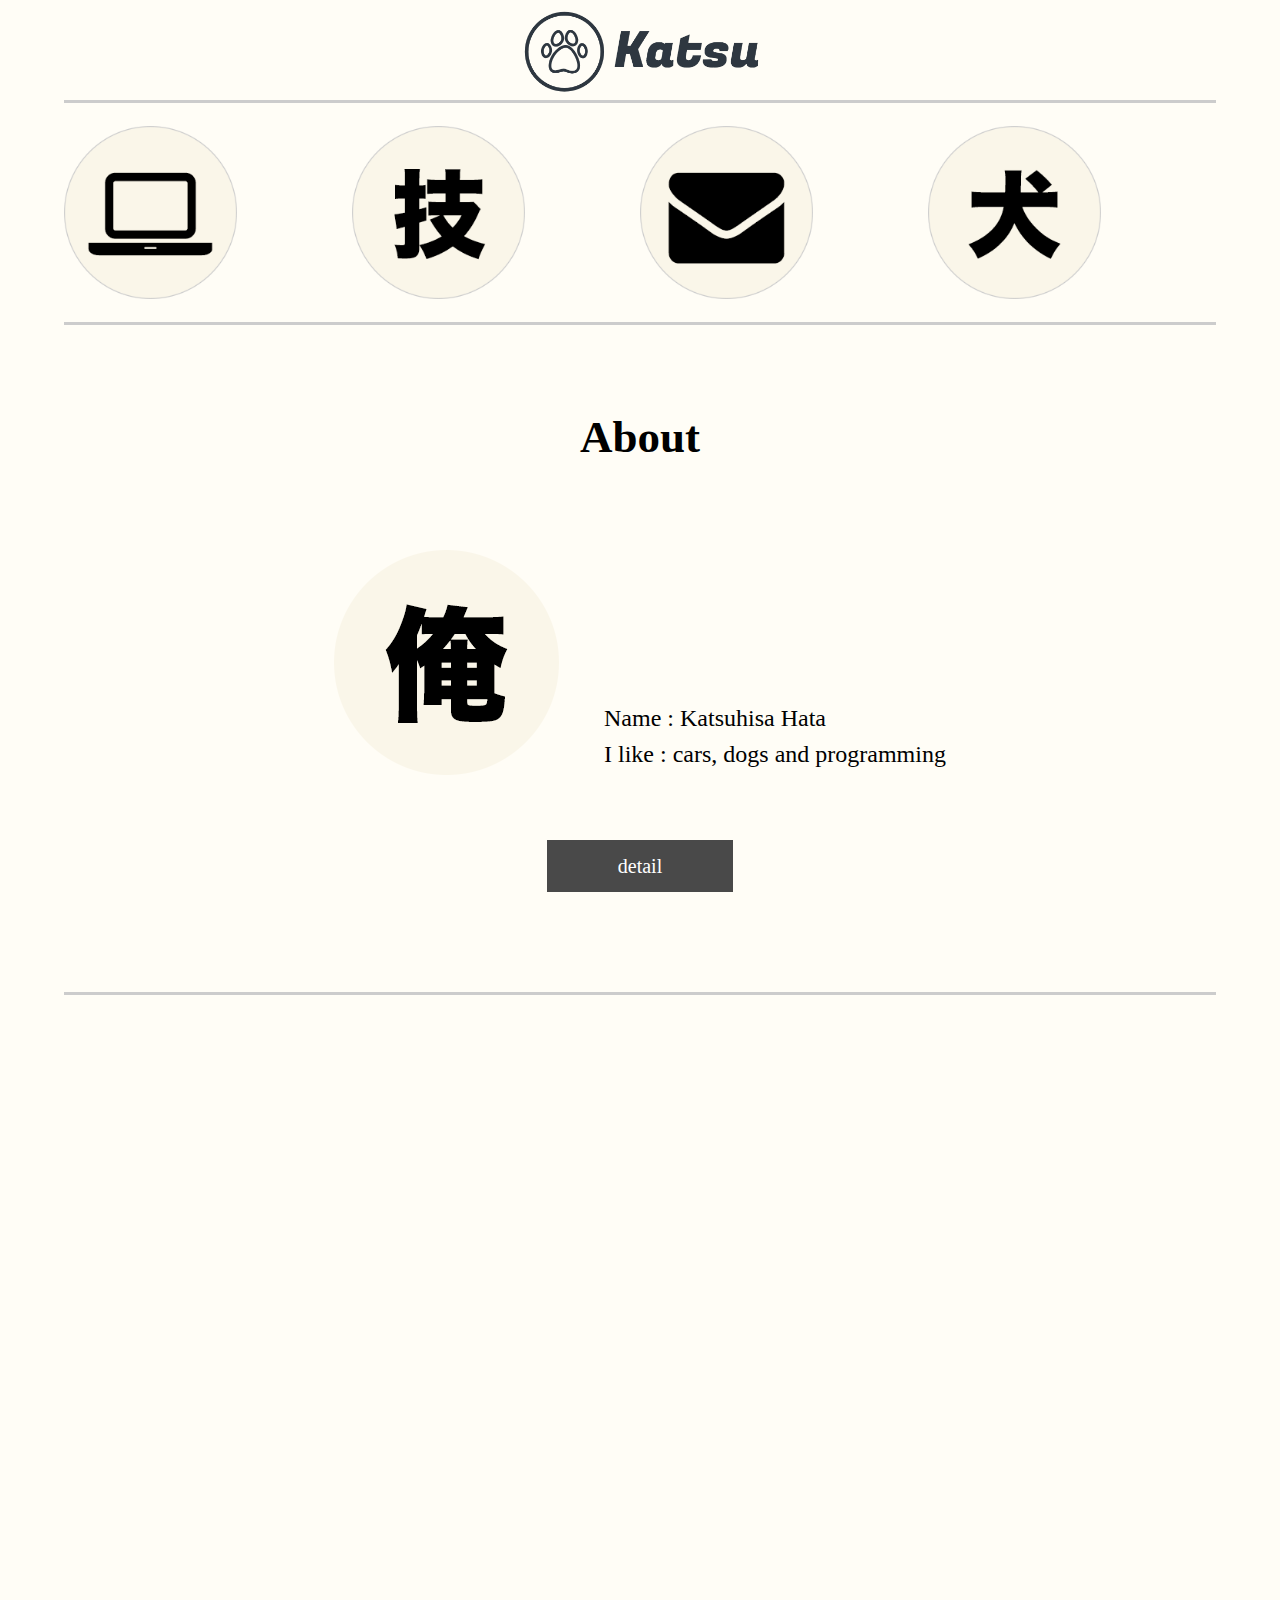
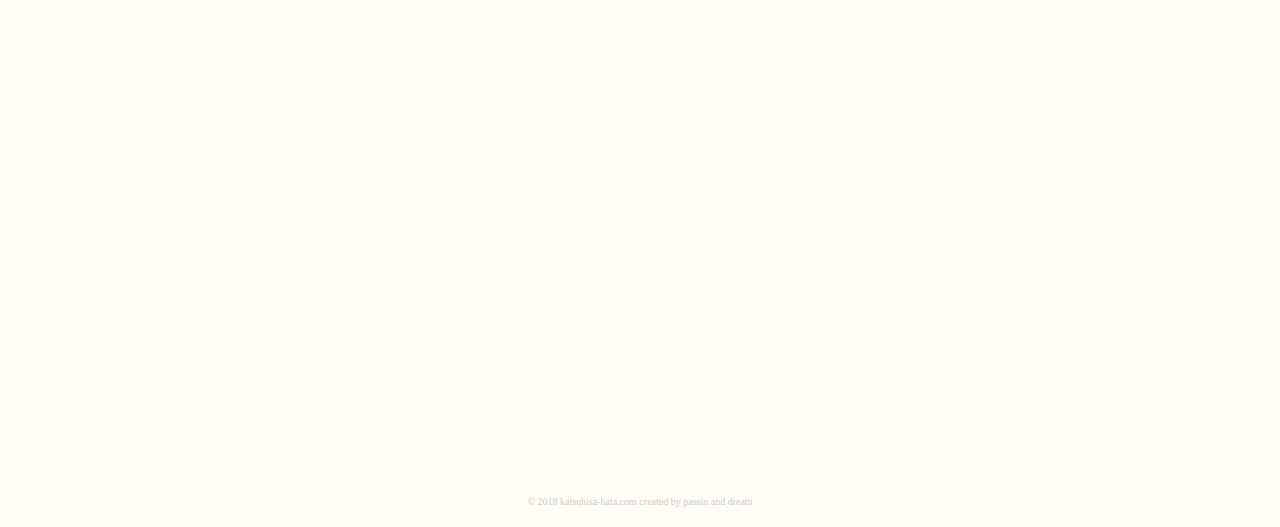
<file: index.html>
<!DOCTYPE HTML>
<html lang="en">
<head>
	<meta charset="utf-8">
	<title>Katsuhisa Hata portfolio</title>
	<meta name="Keywords" content="website, portfolio, katsuhisa hata, web page, programmer">
	<meta name="Description" content="this is Katsuhisa Hata portfolio.">
	<meta name="viewport" content="width=device-width,initial-scale=1">
	<meta name="format-detection" content="telephone=no">
	<link rel="stylesheet" type="text/css" href="css/reset.css">
	<link rel="stylesheet" type="text/css" href="css/style.css">
	<link rel="stylesheet" href="https://use.fontawesome.com/releases/v5.3.1/css/all.css" integrity="sha384-mzrmE5qonljUremFsqc01SB46JvROS7bZs3IO2EmfFsd15uHvIt+Y8vEf7N7fWAU" crossorigin="anonymous">
	<link rel="stylesheet" type="text/css" href="css/slick.css"/>
	<script src="https://ajax.googleapis.com/ajax/libs/jquery/3.3.1/jquery.min.js"></script>
</head>
<body>
	<header id="header">
		<ul id="main_nav">
			<li><a href="#"><i class="fab fa-instagram"></i></a></li>
			<li><a href="#"><i class="fab fa-linkedin margin"></i></a></li>
			<li><a href="#"><i class="fab fa-github-square"></i></a></li>
			<li><a href="#"><img src="images/logo.png" alt="logo" id="logo"></a></li>
			<li><a href="#"><i class="fab fa-twitter-square"></i></a></li>
			<li><a href="#"><i class="fas fa-envelope-square margin"></i></a></li>
			<li><a href="#" id="nav_btn"><i class="fas fa-list-alt"></i></a></li>
		</ul>
		<nav id="nav_container">
			<i class="fas fa-times" id="close"></i>
			<ul id="sub_nav">
				<li><a href="#">about</a></li>
				<li><a href="#">work</a></li>
				<li><a href="#">skill</a></li>
				<li><a href="#">dog</a></li>
				<li><a href="#">contact</a></li>
			</ul>
		</nav>
	</header>
	<div id="wrapper">
		
		<div id="main_slide">
		  <div class="slick-box">
		        <div class="swiper-slide"><a href="#"><img src="images/me.png" alt="about"></a></div>
		        <div class="swiper-slide"><a href="#"><img src="images/work.png" alt="work"></a></div>
		        <div class="swiper-slide"><a href="#"><img src="images/skill.png" alt="skills"></a></div>
		        <div class="swiper-slide"><a href="#"><img src="images/mail.png" alt="contact"></a></div>
		        <div class="swiper-slide"><a href="#"><img src="images/inu.png" alt="dog"></a></div>
		  </div>
		</div>

		<div class="box">
			<h2>About</h2>
			<ul>
				<li><img src="images/me_box.png" alt="about"></li>
				<li>
					<p>Name : Katsuhisa Hata<br>I like : cars, dogs and programming</p>
				</li>
			</ul>
			<a href="#" class="btn">
				detail
			</a>
		</div>
		<div class="box fadein">
			<h2>Work</h2>
			<ul>
				<li><img src="images/work_box.png" alt="work"></li>
				<li>
					<p>Check my work experience!</p>
				</li>
			</ul>
			<a href="#" class="btn">
				detail
			</a>
		</div>
		<div class="box fadein">
			<h2>Skills</h2>
			<ul>
				<li><img src="images/skill_box.png" alt="skills"></li>
				<li>
					<p>
						HTML, CSS, Javascript, Jquery,<br>php, ruby, Photoshop
					</p>
				</li>
			</ul>
			<a href="#" class="btn">
				detail
			</a>
		</div>
		<div class="box fadein">
			<h2>Dog</h2>
			<ul>
				<li><img src="images/inu_box.png" alt="dog"></li>
				<li>
					<p>Name : Koro<br>I like : Foods, Walk and Toys</p>
				</li>
			</ul>
			<a href="#" class="btn">
				detail
			</a>
		</div>
		<div class="box fadein">
			<h2>Contact</h2>
			<ul>
				<li><img src="images/mail_box.png" alt="contact"></li>
				<li>
					<p>If you have any question contact me!</p>
				</li>
			</ul>
			<a href="#" class="btn">
				detail
			</a>
		</div>
		
	</div>
	<footer id="footer">
		<p><small>&copy; 2018 katsuhisa-hata.com created by passin and dream</small></p>
	</footer>
	<a href="#" class="top"><i class="far fa-thumbs-up"></i></a>
<script src="js/slick.min.js"></script>
<script src="js/main.js"></script>
</body>
</html>
</file>
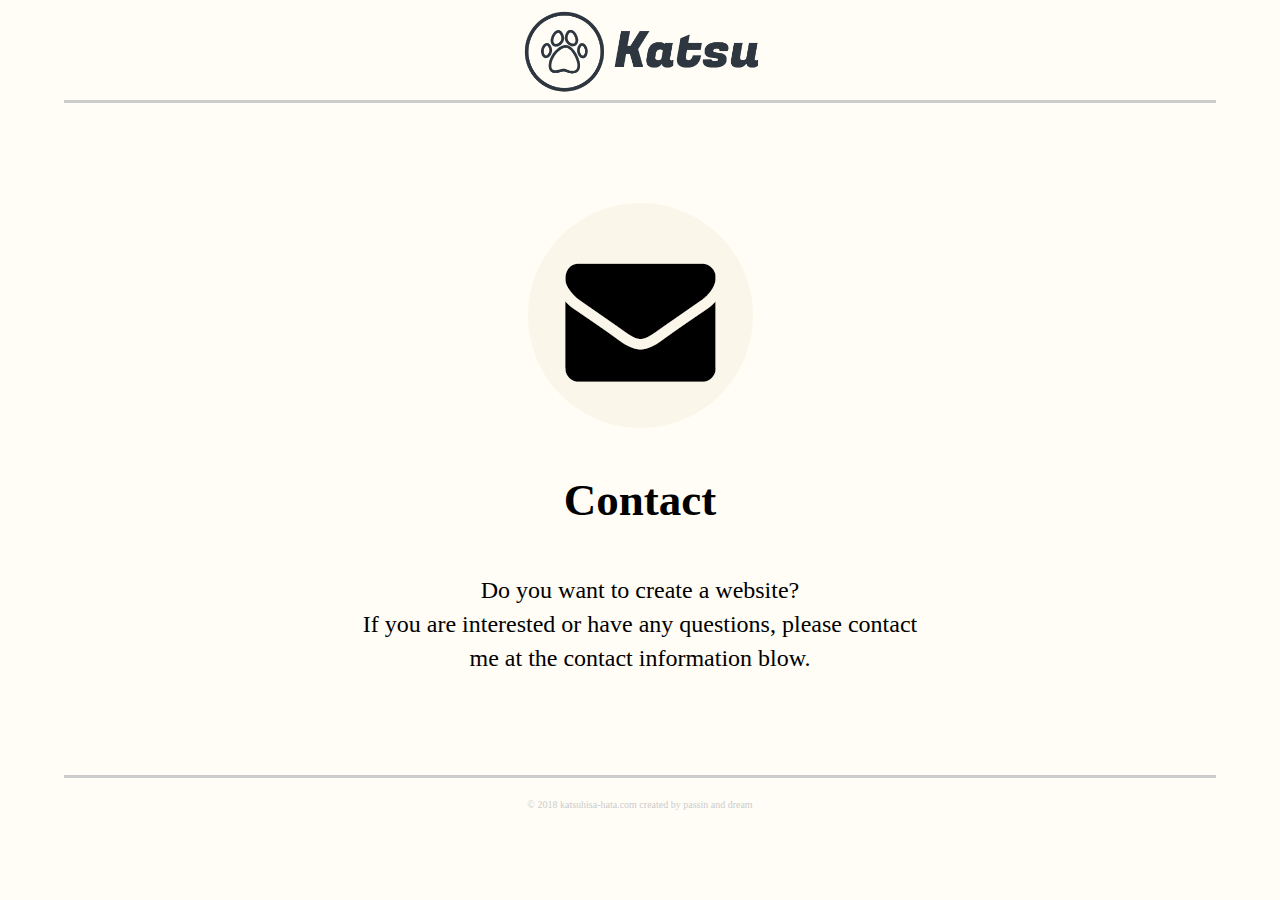
<file: contact.html>
<!DOCTYPE HTML>
<html lang="en">
<head>
	<meta charset="utf-8">
	<title>Contact | Katsuhisa Hata portfolio</title>
	<meta name="Keywords" content="website, portfolio, katsuhisa hata, web page, programmer, web developer">
	<meta name="Description" content="this is Katsuhisa Hata portfolio.">
	<meta name="viewport" content="width=device-width,initial-scale=1">
	<meta name="format-detection" content="telephone=no">
	<link rel="stylesheet" type="text/css" href="css/reset.css">
	<link rel="stylesheet" type="text/css" href="css/style.css">
	<link rel="stylesheet" href="https://use.fontawesome.com/releases/v5.3.1/css/all.css" integrity="sha384-mzrmE5qonljUremFsqc01SB46JvROS7bZs3IO2EmfFsd15uHvIt+Y8vEf7N7fWAU" crossorigin="anonymous">
	<link rel="stylesheet" type="text/css" href="css/slick.css"/>
	<script src="https://ajax.googleapis.com/ajax/libs/jquery/3.3.1/jquery.min.js"></script>
</head>
<body>
	<header id="header">
		<ul id="main_nav">
			<li><a href="#"><i class="fab fa-instagram"></i></a></li>
			<li><a href="#"><i class="fab fa-linkedin margin"></i></a></li>
			<li><a href="#"><i class="fab fa-github-square"></i></a></li>
			<li><a href="#"><img src="images/logo.png" alt="logo" id="logo"></a></li>
			<li><a href="#"><i class="fab fa-twitter-square"></i></a></li>
			<li><a href="#"><i class="fas fa-envelope-square margin"></i></a></li>
			<li><a href="#" id="nav_btn"><i class="fas fa-list-alt"></i></a></li>
		</ul>
		<nav id="nav_container">
			<i class="fas fa-times" id="close"></i>
			<ul id="sub_nav">
				<li><a href="#">about</a></li>
				<li><a href="#">work</a></li>
				<li><a href="#">skill</a></li>
				<li><a href="#">dog</a></li>
				<li><a href="#">contact</a></li>
			</ul>
		</nav>
	</header>
	<div id="wrapper">
		<div class="box_wrapper" id="contact">
			<img src="images/mail_box.png" alt="contact">
			<h2>Contact</h2>
			<div id="contact_p">
				<p>
					Do you want to create a website?<br>
					If you are interested or have any questions, please contact me at the contact information blow.
				</p>
			</div>
		</div>
	</div>


	<footer id="footer">
		<p><small>&copy; 2018 katsuhisa-hata.com created by passin and dream</small></p>
	</footer>
	<a href="#" class="top"><i class="far fa-thumbs-up"></i></a>
<script src="js/slick.min.js"></script>
<script src="js/main.js"></script>
</body>
</html>
</file>
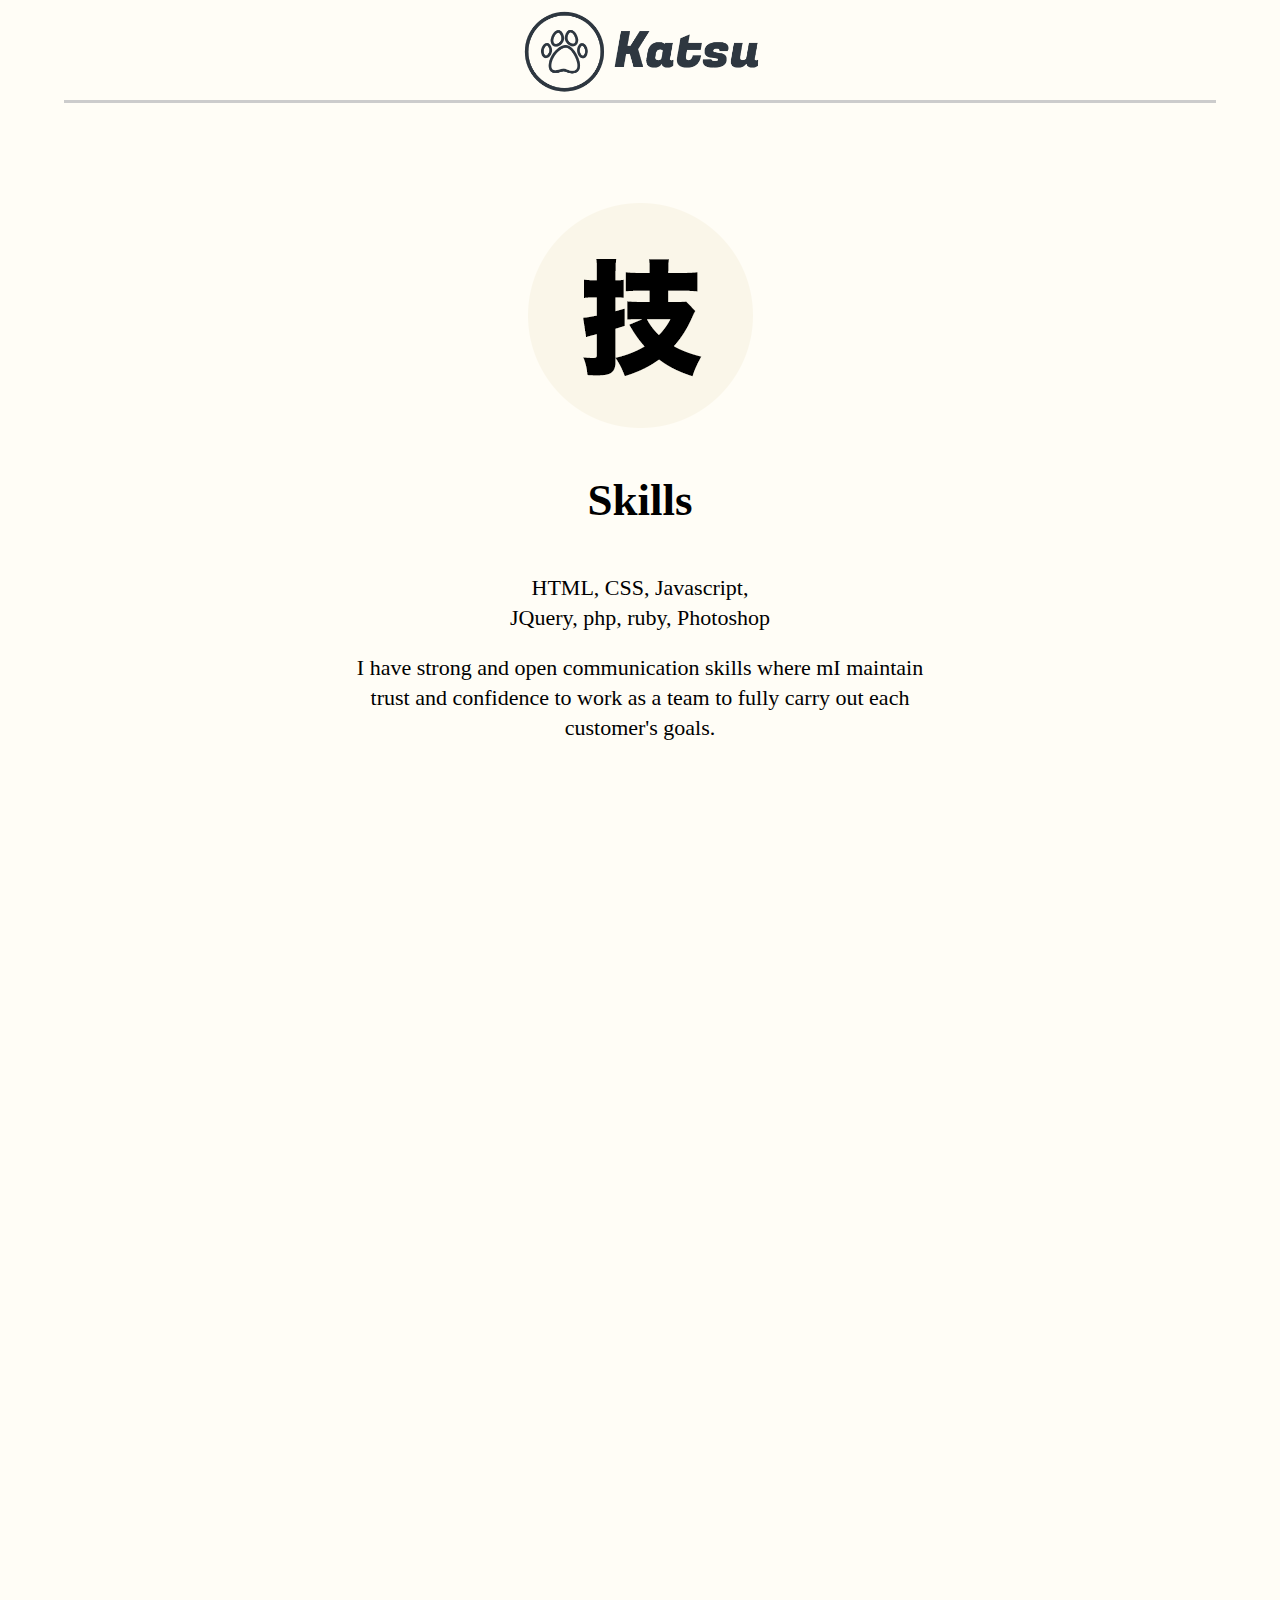
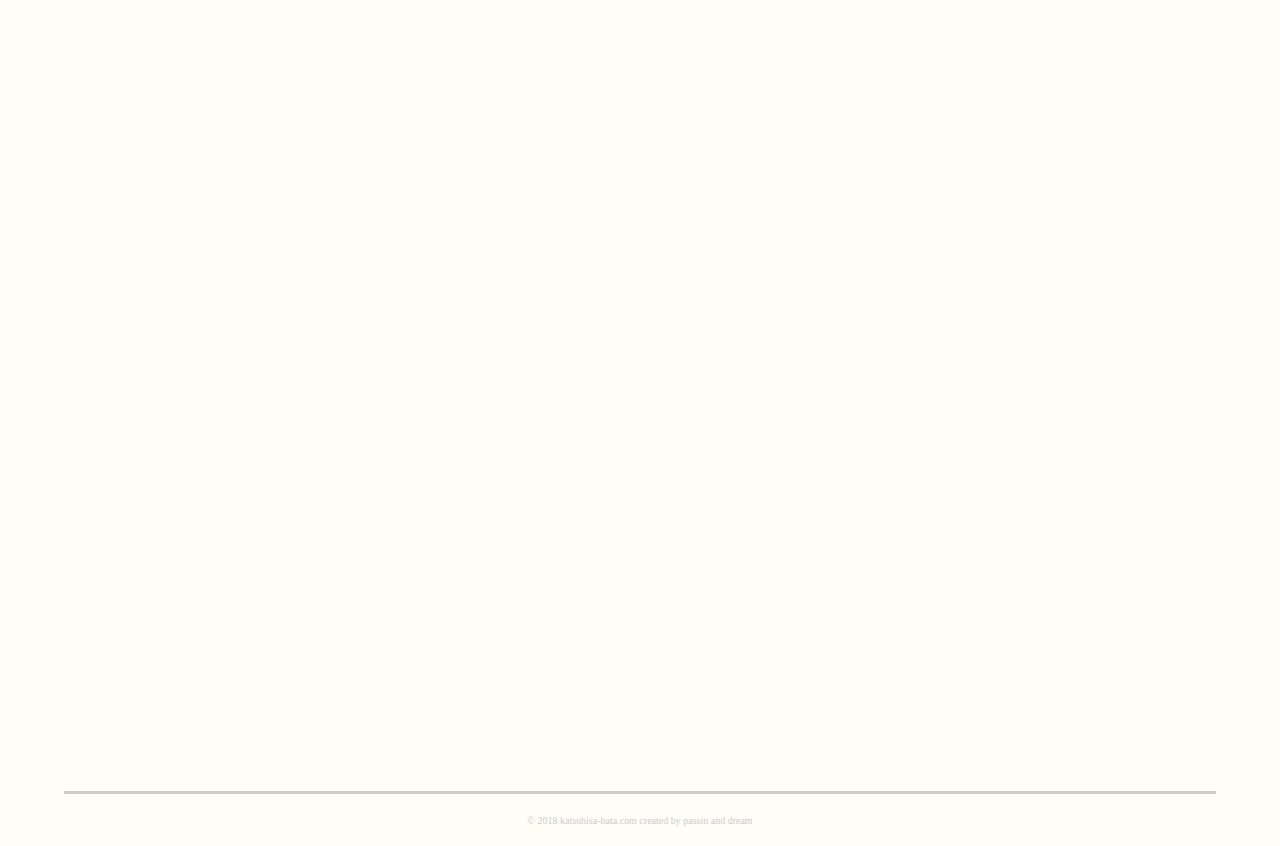
<file: skills.html>
<!DOCTYPE HTML>
<html lang="en">
<head>
	<meta charset="utf-8">
	<title>skills | Katsuhisa Hata portfolio</title>
	<meta name="Keywords" content="website, portfolio, katsuhisa hata, web page, programmer, web developer">
	<meta name="Description" content="this is Katsuhisa Hata portfolio.">
	<meta name="viewport" content="width=device-width,initial-scale=1">
	<meta name="format-detection" content="telephone=no">
	<link rel="stylesheet" type="text/css" href="css/reset.css">
	<link rel="stylesheet" type="text/css" href="css/style.css">
	<link rel="stylesheet" href="https://use.fontawesome.com/releases/v5.3.1/css/all.css" integrity="sha384-mzrmE5qonljUremFsqc01SB46JvROS7bZs3IO2EmfFsd15uHvIt+Y8vEf7N7fWAU" crossorigin="anonymous">
	<link rel="stylesheet" type="text/css" href="css/slick.css"/>
	<script src="https://ajax.googleapis.com/ajax/libs/jquery/3.3.1/jquery.min.js"></script>
</head>
<body>
	<header id="header">
		<ul id="main_nav">
			<li><a href="#"><i class="fab fa-instagram"></i></a></li>
			<li><a href="#"><i class="fab fa-linkedin margin"></i></a></li>
			<li><a href="#"><i class="fab fa-github-square"></i></a></li>
			<li><a href="#"><img src="images/logo.png" alt="logo" id="logo"></a></li>
			<li><a href="#"><i class="fab fa-twitter-square"></i></a></li>
			<li><a href="#"><i class="fas fa-envelope-square margin"></i></a></li>
			<li><a href="#" id="nav_btn"><i class="fas fa-list-alt"></i></a></li>
		</ul>
		<nav id="nav_container">
			<i class="fas fa-times" id="close"></i>
			<ul id="sub_nav">
				<li><a href="#">about</a></li>
				<li><a href="#">work</a></li>
				<li><a href="#">skill</a></li>
				<li><a href="#">dog</a></li>
				<li><a href="#">contact</a></li>
			</ul>
		</nav>
	</header>
	<div id="wrapper">
		<div class="box_wrapper" id="skill">
			<img src="images/skill_box.png" alt="skill">
			<h2>Skills</h2>
			<div id="skill_p">
				<p>HTML, CSS, Javascript, <br>JQuery, php, ruby, Photoshop</p>
				<p>
					I have strong and open communication skills where mI maintain trust and confidence to work as a team to fully carry out each customer's goals.
				</p>
			</div>
			<div class="box fadein">
				<h3>HTML</h3>
				<ul>
					<li><i class="fab fa-html5 skill_icon"></i></li>
					<li>
						<p>
							HTML can make basic frame and write letter.<br>
							This letter also use HTML.
						</p>
					</li>
				</ul>
			</div>
			<div class="box fadein">
				<h3>CSS</h3>
				<ul>
					<li><i class="fab fa-css3-alt skill_icon"></i></li>
					<li>
						<p>
							<span class="orange">CSS</span> can make up HTML.<br>
							Make it up <span class="red">color</span> and <span class="blue">shape</span> and <span class="green">more</span>.
						</p>
					</li>
				</ul>
			</div>
			<div class="box zero fadein">
				<h3>Javascript</h3>
				<ul>
					<li><i class="fab fa-js-square skill_icon"></i></li>
					<li>
						<p>
							Javascript can make animation to <br>HTML and CSS.<br>Try it! 
						</p>
					</li>
				</ul>
				<div class="btn" id="animation">
					Click here!
				</div>
			</div>
		</div>
	</div>


	<footer id="footer">
		<p><small>&copy; 2018 katsuhisa-hata.com created by passin and dream</small></p>
	</footer>
	<a href="#" class="top"><i class="far fa-thumbs-up"></i></a>
<script src="js/slick.min.js"></script>
<script src="js/main.js"></script>
</body>
</html>
</file>
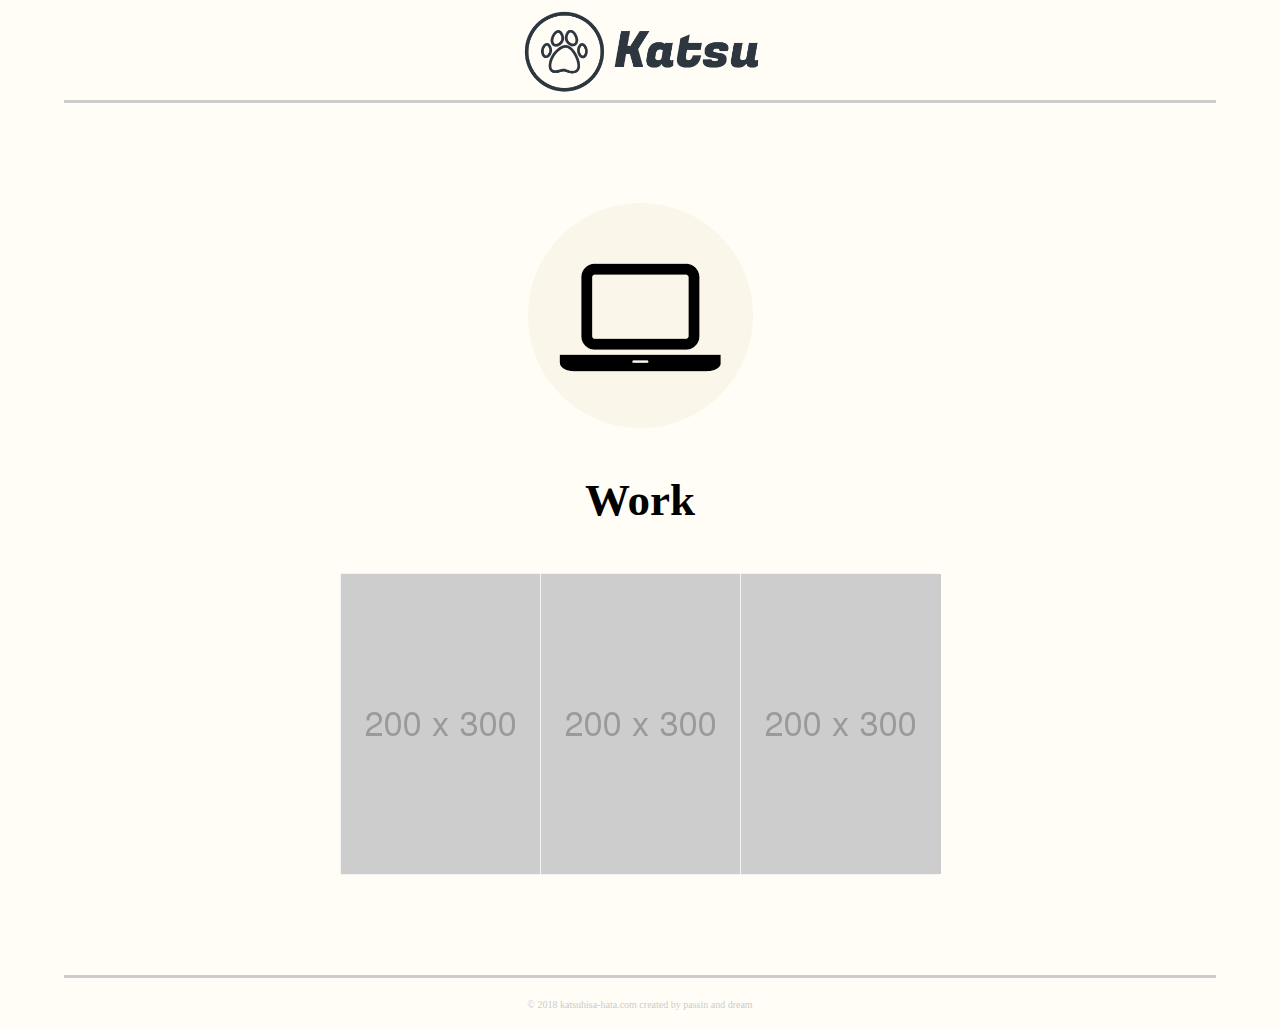
<file: work.html>
<!DOCTYPE HTML>
<html lang="en">
<head>
	<meta charset="utf-8">
	<title>work | Katsuhisa Hata portfolio</title>
	<meta name="Keywords" content="website, portfolio, katsuhisa hata, web page, programmer, web developer">
	<meta name="Description" content="this is Katsuhisa Hata portfolio.">
	<meta name="viewport" content="width=device-width,initial-scale=1">
	<meta name="format-detection" content="telephone=no">
	<link rel="stylesheet" type="text/css" href="css/reset.css">
	<link rel="stylesheet" type="text/css" href="css/style.css">
	<link rel="stylesheet" href="https://use.fontawesome.com/releases/v5.3.1/css/all.css" integrity="sha384-mzrmE5qonljUremFsqc01SB46JvROS7bZs3IO2EmfFsd15uHvIt+Y8vEf7N7fWAU" crossorigin="anonymous">
	<link rel="stylesheet" type="text/css" href="css/slick.css"/>
	<script src="https://ajax.googleapis.com/ajax/libs/jquery/3.3.1/jquery.min.js"></script>
</head>
<body>
	<header id="header">
		<ul id="main_nav">
			<li><a href="#"><i class="fab fa-instagram"></i></a></li>
			<li><a href="#"><i class="fab fa-linkedin margin"></i></a></li>
			<li><a href="#"><i class="fab fa-github-square"></i></a></li>
			<li><a href="#"><img src="images/logo.png" alt="logo" id="logo"></a></li>
			<li><a href="#"><i class="fab fa-twitter-square"></i></a></li>
			<li><a href="#"><i class="fas fa-envelope-square margin"></i></a></li>
			<li><a href="#" id="nav_btn"><i class="fas fa-list-alt"></i></a></li>
		</ul>
		<nav id="nav_container">
			<i class="fas fa-times" id="close"></i>
			<ul id="sub_nav">
				<li><a href="#">about</a></li>
				<li><a href="#">work</a></li>
				<li><a href="#">skill</a></li>
				<li><a href="#">dog</a></li>
				<li><a href="#">contact</a></li>
			</ul>
		</nav>
	</header>
	<div id="wrapper">
		<div class="box_wrapper" id="work">
			<img src="images/work_box.png" alt="work">
			<h2>Work</h2>
			<div id="work_box">
				<ul id="work_li">
					<li><a href="#"><img src="images/200x300.png" alt=""></a></li>
					<li><a href="#"><img src="images/200x300.png" alt=""></a></li>
					<li><a href="#"><img src="images/200x300.png" alt=""></a></li>
				</ul>
			</div>
		</div>
	</div>


	<footer id="footer">
		<p><small>&copy; 2018 katsuhisa-hata.com created by passin and dream</small></p>
	</footer>
	<a href="#" class="top"><i class="far fa-thumbs-up"></i></a>
<script src="js/slick.min.js"></script>
<script src="js/main.js"></script>
</body>
</html>
</file>
<file: css/style.css>
body {
  background-color: #fffdf6;
}

#wrapper {
  width: 90%;
  margin: 0 auto;
}

.nav_wrapper.open {
  display: block;
}

.nav_wrapper.close {
  display: none;
}

.top {
  position: fixed;
  bottom: 20px;
  right: 20px;
  display: none;
  font-size: 40px;
  width: 40px;
  height: 40px;
  background-color: #494949;
  color: #fffdf6;
  font-size: 1.6rem;
  line-height: 40px;
  text-align: center;
  text-decoration: none;
  opacity: 0.7;
}

.top:hover {
  opacity: 0.9;
}

.fadein {
  opacity: 0;
  transform: translate(0, 50px);
  transition: all 500ms;
}

.fadein.scrollin {
  opacity: 1;
  transform: translate(0, 0);
}

/*==========================================
header =====================================
============================================
*/
header {
  height: 100px;
  width: 100%;
  -webkit-transition: all 100ms cubic-bezier(0.93, 0.075, 0.35, 0.87);
  -moz-transition: all 100ms cubic-bezier(0.93, 0.075, 0.35, 0.87);
  -o-transition: all 100ms cubic-bezier(0.93, 0.075, 0.35, 0.87);
  transition: all 100ms cubic-bezier(0.93, 0.075, 0.35, 0.87);
}
header #main_nav {
  text-align: center;
  line-height: 100px;
  width: 100%;
}
header #main_nav li {
  display: inline;
}
header #main_nav li a {
  text-decoration: none;
  color: #000;
  font-size: 50px;
}
header #main_nav li a i {
  margin-top: 5px;
}
header #main_nav li a .margin {
  margin: 0 49px;
}
header #main_nav li a #logo {
  width: 250px;
  height: auto;
  vertical-align: middle;
  margin: 0 49px 8px 49px;
}

.is-fixed {
  position: fixed;
  top: 0;
  left: 0;
  z-index: 1;
  width: 100%;
  border-bottom: solid 1px #000;
  box-shadow: 1px 0px 2px;
  background-color: #fffdf6;
  -webkit-transition: all 200ms cubic-bezier(0.93, 0.075, 0.35, 0.87);
  -moz-transition: all 200ms cubic-bezier(0.93, 0.075, 0.35, 0.87);
  -o-transition: all 200ms cubic-bezier(0.93, 0.075, 0.35, 0.87);
  transition: all 200ms cubic-bezier(0.93, 0.075, 0.35, 0.87);
}

#nav_container {
  display: none;
  position: fixed;
  top: 100px;
  left: 0;
  width: 100%;
  height: 100%;
  z-index: 10;
  background-color: #494949;
  opacity: 0.8;
}
#nav_container #close {
  position: absolute;
  top: 5px;
  right: 10%;
  font-size: 60px;
  color: #fff;
}
#nav_container #sub_nav {
  margin-top: 40px;
  width: 170px;
  display: block;
  margin: 0 auto;
}
#nav_container #sub_nav li {
  margin: 20px auto;
  text-align: center;
  border-bottom: 1px solid #fff;
  padding: 20px;
}
#nav_container #sub_nav li a {
  color: #fff;
  text-decoration: none;
  font-size: 30px;
}
#nav_container #sub_nav li:hover {
  border: 1px solid #fff;
  background-color: #000;
  -webkit-transition: all 200ms cubic-bezier(0.93, 0.075, 0.35, 0.87);
  -moz-transition: all 200ms cubic-bezier(0.93, 0.075, 0.35, 0.87);
  -o-transition: all 200ms cubic-bezier(0.93, 0.075, 0.35, 0.87);
  transition: all 200ms cubic-bezier(0.93, 0.075, 0.35, 0.87);
}

/*==========================================
main_slide =====================================
============================================
*/
#main_slide {
  height: auto;
  border-top: 3px solid #ccc;
  border-bottom: 3px solid #ccc;
  padding: 2% 0;
}
#main_slide img {
  width: 60%;
  height: auto;
}

/*==========================================
box =====================================
============================================
*/
.box {
  text-align: center;
  border-bottom: 3px solid #ccc;
  padding-bottom: 100px;
}
.box h2, .box h3 {
  margin: 90px 0;
  font-size: 45px;
}
.box ul {
  display: flex;
  justify-content: center;
}
.box ul li {
  text-align: left;
}
.box ul li p {
  margin-top: 150px;
  font-size: 24px;
  line-height: 36px;
  margin-left: 45px;
}
.box .btn {
  display: inline-block;
  align-items: center;
  margin-top: 65px;
  border: 1px solid #494949;
  padding: 15px 70px;
  background-color: #494949;
  text-decoration: none;
  color: #fff;
  font-size: 20px;
}
.box .btn:hover {
  background-color: #fff;
  color: #494949;
}

/*==========================================
footer =====================================
============================================
*/
footer {
  text-align: center;
  padding: 20px 0;
  color: #ccc;
  font-size: 12px;
}

/*==========================================
 width 850 =====================================
============================================
*/
@media (max-width: 850px) {
  header {
    height: 80px;
  }
  header #main_nav {
    line-height: 80px;
  }
  header #main_nav li a {
    font-size: 40px;
  }
  header #main_nav li a .margin {
    margin: 0 19px;
  }
  header #main_nav li a #logo {
    margin: 0 19px 8px 19px;
    width: 100px;
    height: 40px;
  }

  #main_slide img {
    width: 100%;
  }
}
/*==========================================
 width 750 =====================================
============================================
*/
@media (max-width: 750px) {
  header {
    height: 80px;
  }
  header #main_nav li a {
    font-size: 30px;
  }
  header #main_nav li a .margin {
    margin: 0 3px;
  }
  header #main_nav li a #logo {
    margin: 0 3px 8px 3px;
    width: 100px;
    height: 30px;
  }

  .box h2, .box h3 {
    margin: 50px 0;
  }
  .box ul {
    flex-direction: column;
  }
  .box ul li {
    text-align: center;
  }
  .box ul li p {
    margin-top: 30px;
    font-size: 24px;
    line-height: 36px;
    margin-left: 0;
  }
}
/*==========================================
 other page share =====================================
============================================
*/
.box_wrapper {
  text-align: center;
  border-top: 3px solid #ccc;
  border-bottom: 3px solid #ccc;
  padding-bottom: 100px;
  padding-top: 100px;
}
.box_wrapper h2 {
  margin: 50px 0;
  font-size: 45px;
}

/*==========================================
 about page =====================================
============================================
*/
.about ul {
  display: flex;
  justify-content: center;
}
.about ul li img {
  height: auto;
  width: 250px;
  margin-right: 40px;
}
.about ul li .about_p {
  text-align: left;
  font-size: 20px;
  line-height: 25px;
  margin-top: 120px;
}
.about ul li .about_p p {
  margin-bottom: 10px;
}
.about ul li:last-child {
  width: 400px;
}

@media (max-width: 750px) {
  .about ul {
    flex-direction: column;
  }
  .about ul li {
    text-align: center;
  }
  .about ul li img {
    margin-right: 0;
  }
  .about ul li .about_p {
    margin-top: 30px;
    font-size: 18px;
    padding-left: 15px;
  }
  .about ul li:last-child {
    width: 100%;
  }
}
/*==========================================
 work page =====================================
============================================
*/
#work_box #work_li {
  display: flex;
  margin: 0 auto;
  width: 600px;
}
#work_box #work_li li {
  display: inline-block;
  border: 1px solid #f4f4f4;
  transition: 300ms;
}
#work_box #work_li li:hover {
  width: 100%;
  z-index: 10;
  background-color: red;
}
#work_box #work_li li:hover img {
  align-item: streach;
}

/*==========================================
 skill page =====================================
============================================
*/
#skill #skill_p {
  margin: 0 auto;
  font-size: 22px;
  width: 50%;
}
#skill #skill_p p {
  margin-bottom: 20px;
  line-height: 30px;
}
#skill .box {
  border-bottom: none;
}
#skill .box .skill_icon {
  font-size: 150px;
  margin-right: 100px;
}
#skill .box ul li p {
  margin-top: 45px;
  width: 400px;
}
#skill .orange {
  color: orange;
}
#skill .red {
  color: red;
}
#skill .blue {
  color: blue;
}
#skill .green {
  color: green;
}

@media (max-width: 750px) {
  #skill #skill_p {
    width: 100%;
  }
  #skill .box .skill_icon {
    margin-right: 0;
  }
  #skill .box ul li p {
    width: 100%;
  }
  #skill .zero {
    padding-bottom: 0;
  }
}
/*==========================================
 dog page =====================================
============================================
*/
#dog .dog_p {
  margin-top: 360px;
}

#history {
  position: relative;
}
#history ul {
  margin-bottom: 50px;
  height: 400px;
  line-height: 400px;
  vertical-align: bottom;
}
#history .koro_img {
  width: 250px;
}
#history .dog_p {
  width: 400px;
  margin-top: 280px;
}
#history .history_right .dog_p {
  margin-right: 20px;
  margin-left: 0;
}
#history .history_left .dog_p {
  margin-left: 20px;
}
#history .current_nav {
  position: absolute;
  left: 0;
  top: 0;
  margin: 0;
}
#history .current_nav ul li a {
  color: #000;
  text-decoration: none;
}
#history .on {
  position: fixed;
  top: 0;
  left: calc(5%);
}
#history .current a i {
  color: red;
}

@media (max-width: 750px) {
  #dog ul, #history ul {
    flex-direction: column;
  }
  #dog ul li, #history ul li {
    text-align: center;
  }
  #dog ul li img, #history ul li img {
    margin-right: 0;
  }
  #dog .history_right, #history .history_right {
    flex-direction: column-reverse;
  }
  #dog .dog_p, #history .dog_p {
    margin-top: 50px;
    text-align: center;
    width: 100%;
  }

  #history .history_left .dog_p {
    margin-left: 0;
  }
  #history .dog_p {
    margin: 160px 0 0 0;
  }
  #history .current_nav {
    display: none;
  }
}
/*==========================================
 contact_page =====================================
============================================
*/
#contact {
  text-align: center;
}
#contact #contact_p {
  margin: 0 auto;
  width: 80%;
  font-size: 24px;
  line-height: 34px;
  width: 50%;
}

@media (max-width: 750px) {
  #contact #contact_p {
    width: 100%;
  }
}
.current_nav ul {
  display: flex;
  flex-direction: column;
}
.current_nav ul li {
  font-size: 30px;
}
</file>
